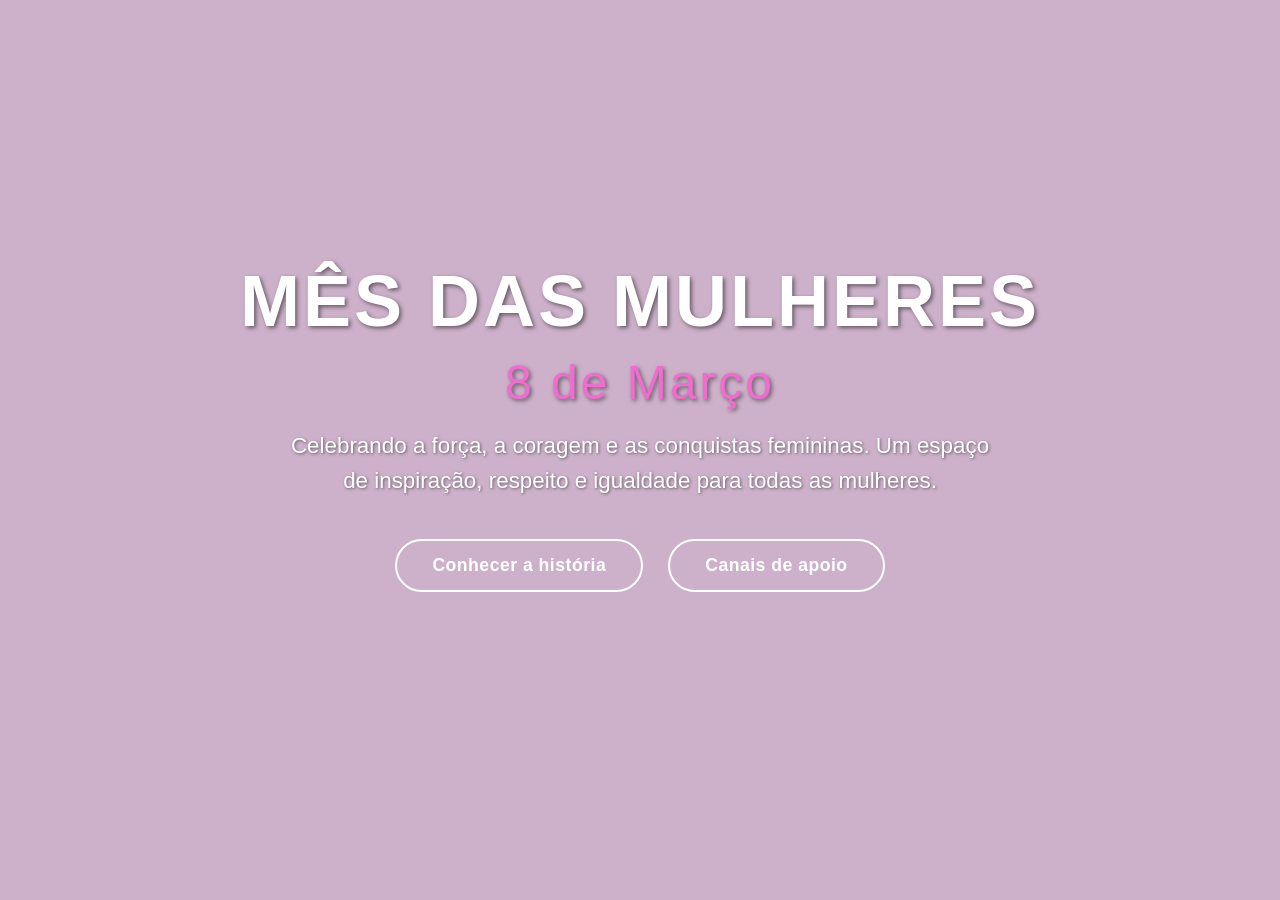
<file: Mes das mulheres - Hero/index.html>
<!DOCTYPE html>
<html lang="pt-br">
<head>
    <meta charset="UTF-8">
    <meta name="viewport" content="width=device-width, initial-scale=1.0">
    <title>Mês das Mulheres</title>
    <link rel="stylesheet" href="style.css">
</head>
<body>
    <!-- Hero Section com Carrossel -->
    <section class="hero">
        <!-- Carrossel de Fundo -->
        <div class="carousel">
            <div class="carousel-slide slide-1"></div>
            <div class="carousel-slide slide-2"></div>
            <div class="carousel-slide slide-3"></div>
            <div class="carousel-slide slide-4"></div>
            <div class="carousel-slide slide-5"></div>
        </div>

        <!-- Conteúdo Centralizado -->
        <div class="hero-content">
            <h1>MÊS DAS MULHERES <span class="highlight">8 de Março</span></h1>
            <p>Celebrando a força, a coragem e as conquistas femininas. Um espaço de inspiração, respeito e igualdade para todas as mulheres.</p>
            
            <!-- Botões de Ação -->
            <div class="hero-buttons">
                <a href="#" class="btn btn-secondary">Conhecer a história</a>
                <a href="#" class="btn btn-secondary">Canais de apoio</a>
            </div>
        </div>
    </section>
</body>
</html>
</file>
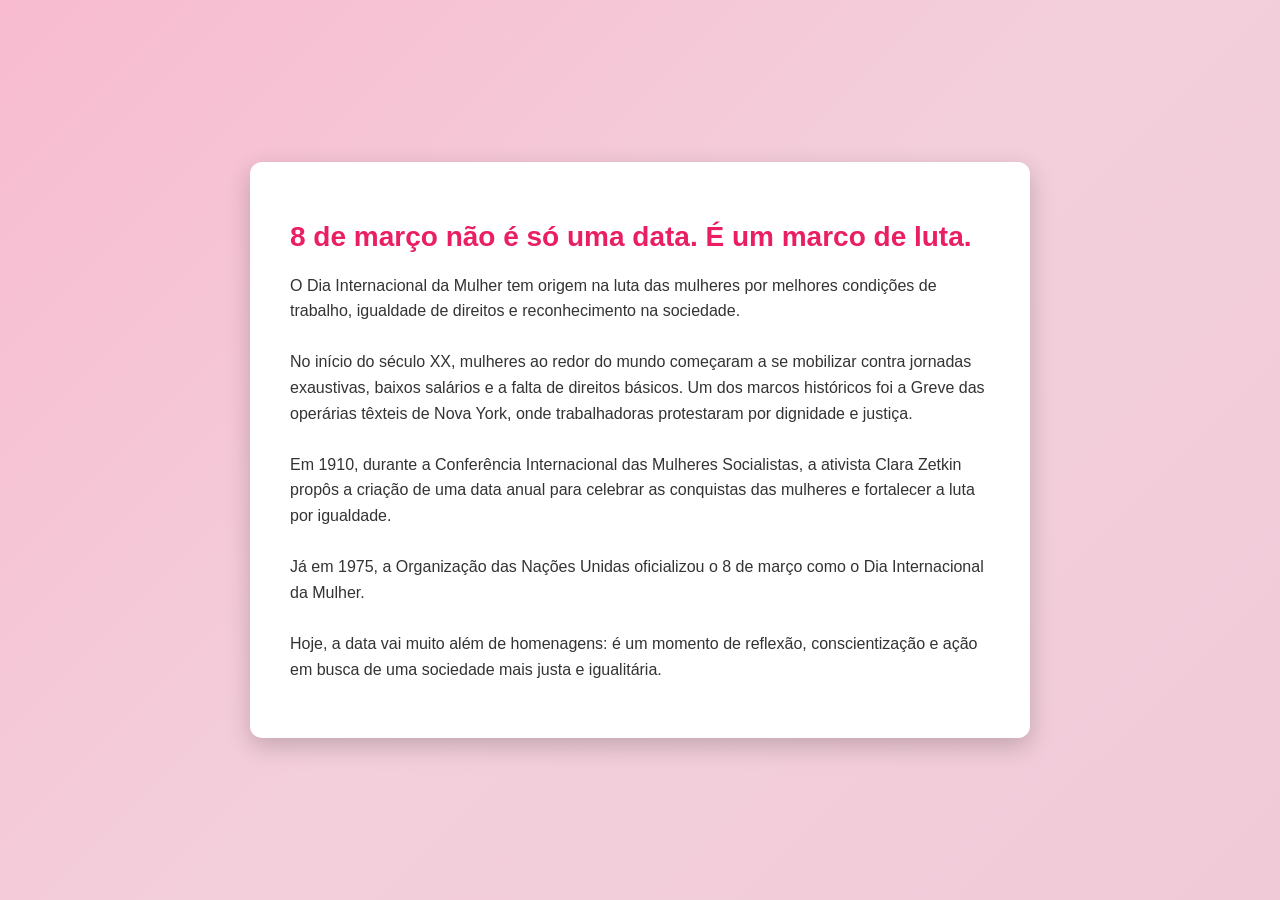
<file: Trabalho do dia da mulher - Sobre dia/Index.html>
<!DOCTYPE html>
<html lang="pt-BR">

<head>
    <meta charset="UTF-8">
    <title>8 de Março</title>

    <style>
        body {
            margin: 0;
            font-family: Arial, sans-serif;
            background: linear-gradient(135deg, #F8BBD0, #f3cfdb, #f1cad8);
            height: 100vh;
            display: flex;
            align-items: center;
            justify-content: center;
        }

        .caixa {
            background: white;
            max-width: 700px;
            padding: 40px;
            border-radius: 12px;
            box-shadow: 0 8px 25px rgba(0, 0, 0, 0.2);
            transition: transform 0.2s ease, box-shadow 0.2s ease;
        }

        h1 {
            color: #E91E63; /* corrigido pra rosa mais forte */
            font-size: 28px;
            margin-bottom: 20px;
        }

        p {
            color: #333;
            line-height: 1.6;
            font-size: 16px;
        }
    </style>
</head>

<body>

    <div class="caixa" id="caixa">
        <h1>8 de março não é só uma data. É um marco de luta.</h1>

        <p>
            O Dia Internacional da Mulher tem origem na luta das mulheres por melhores condições de trabalho, igualdade
            de direitos e reconhecimento na sociedade.
            <br><br>
            No início do século XX, mulheres ao redor do mundo começaram a se mobilizar contra jornadas exaustivas,
            baixos salários e a falta de direitos básicos. Um dos marcos históricos foi a Greve das operárias têxteis de
            Nova York, onde trabalhadoras protestaram por dignidade e justiça.
            <br><br>
            Em 1910, durante a Conferência Internacional das Mulheres Socialistas, a ativista Clara Zetkin propôs a
            criação de uma data anual para celebrar as conquistas das mulheres e fortalecer a luta por igualdade.
            <br><br>
            Já em 1975, a Organização das Nações Unidas oficializou o 8 de março como o Dia Internacional da Mulher.
            <br><br>
            Hoje, a data vai muito além de homenagens: é um momento de reflexão, conscientização e ação em busca de uma
            sociedade mais justa e igualitária.
        </p>
    </div>

    <script>
        const caixa = document.getElementById("caixa");

        caixa.addEventListener("mousemove", (e) => {
            const rect = caixa.getBoundingClientRect();
            const x = e.clientX - rect.left;
            const y = e.clientY - rect.top;

            const centerX = rect.width / 2;
            const centerY = rect.height / 2;

            const rotateX = (y - centerY) / 20;
            const rotateY = (centerX - x) / 20;

            caixa.style.transform = `rotateX(${rotateX}deg) rotateY(${rotateY}deg) scale(1.03)`;
            caixa.style.boxShadow = "0 20px 40px rgba(0,0,0,0.3)";
        });

        caixa.addEventListener("mouseleave", () => {
            caixa.style.transform = "rotateX(0) rotateY(0) scale(1)";
            caixa.style.boxShadow = "0 8px 25px rgba(0,0,0,0.2)";
        });
    </script>

</body>

</html>
</file>
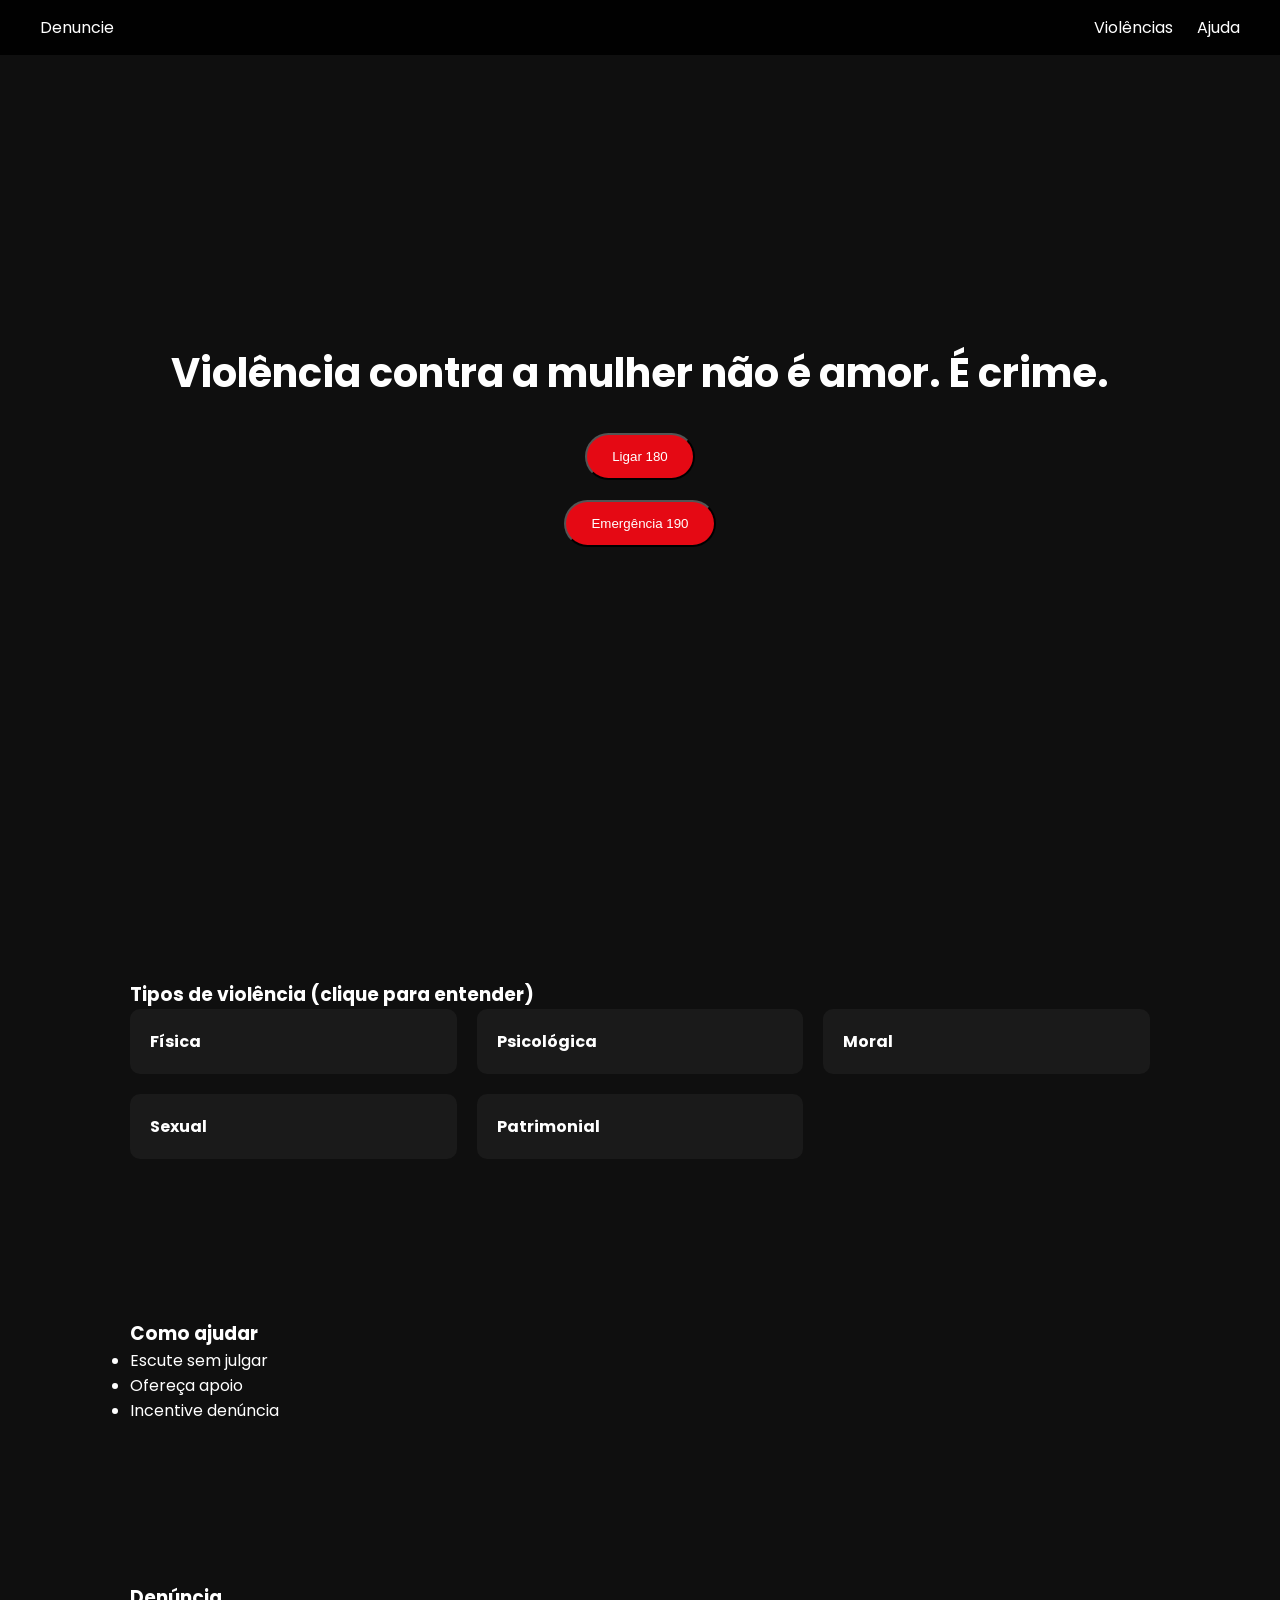
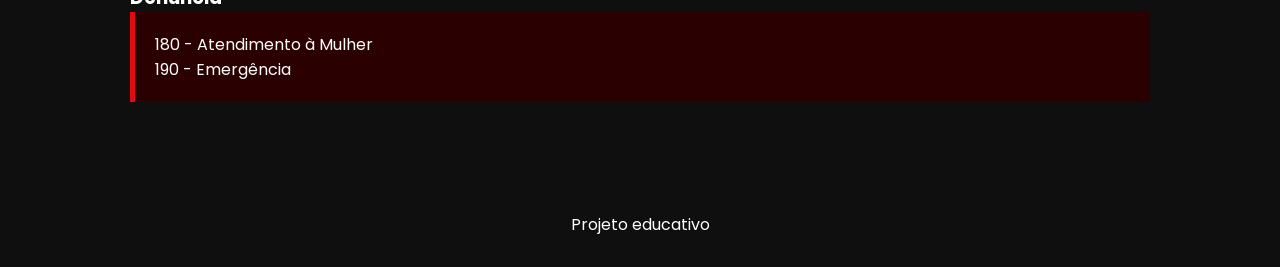
<file: violência 1 - denuncia/index.html>
<!DOCTYPE html>
<html lang="pt-BR">

<head>
    <meta charset="UTF-8">
    <meta name="viewport" content="width=device-width, initial-scale=1.0">
    <title>Combate à Violência Contra a Mulher</title>

    <link href="https://fonts.googleapis.com/css2?family=Poppins:wght@300;400;600;700&display=swap" rel="stylesheet">
    <link rel="stylesheet" href="CSS/style.css">
</head>

<body>

    <nav>
        <div>Denuncie</div>
        <div>
            <a href="#problema">Violências</a>
            <a href="#ajuda">Ajuda</a>
        </div>
    </nav>

    <header>
        <h2>Violência contra a mulher não é amor. É crime.</h2>
        <button class="btn btn-primary" onclick="ligar180()">Ligar 180</button>
        <button class="btn btn-primary" onclick="ligar190()">Emergência 190</button>
    </header>

    <section id="problema">
        <h3>Tipos de violência (clique para entender)</h3>
        <div class="grid">

            <div class="card" onclick="toggleDescricao(this)">
                <strong>Física</strong>
                <div class="descricao">Agressões como tapas, socos, empurrões ou qualquer ação que machuque o corpo.
                </div>
            </div>

            <div class="card" onclick="toggleDescricao(this)">
                <strong>Psicológica</strong>
                <div class="descricao">Humilhações, ameaças, manipulação emocional e controle mental.</div>
            </div>

            <div class="card" onclick="toggleDescricao(this)">
                <strong>Moral</strong>
                <div class="descricao">Ofensas, xingamentos, difamação e exposição da vítima.</div>
            </div>

            <div class="card" onclick="toggleDescricao(this)">
                <strong>Sexual</strong>
                <div class="descricao">Qualquer ato sem consentimento, mesmo dentro de relacionamento.</div>
            </div>

            <div class="card" onclick="toggleDescricao(this)">
                <strong>Patrimonial</strong>
                <div class="descricao">Controle de dinheiro, destruição de bens ou impedir independência financeira.
                </div>
            </div>

        </div>
    </section>

    <section id="ajuda">
        <h3>Como ajudar</h3>
        <ul>
            <li>Escute sem julgar</li>
            <li>Ofereça apoio</li>
            <li>Incentive denúncia</li>
        </ul>
    </section>

    <section>
        <h3>Denúncia</h3>
        <div class="alert">
            <p>180 - Atendimento à Mulher</p>
            <p>190 - Emergência</p>
        </div>
    </section>

    <footer>
        <p>Projeto educativo</p>
    </footer>
<script src="js/script.js"></script>

</body>

</html>
</file>
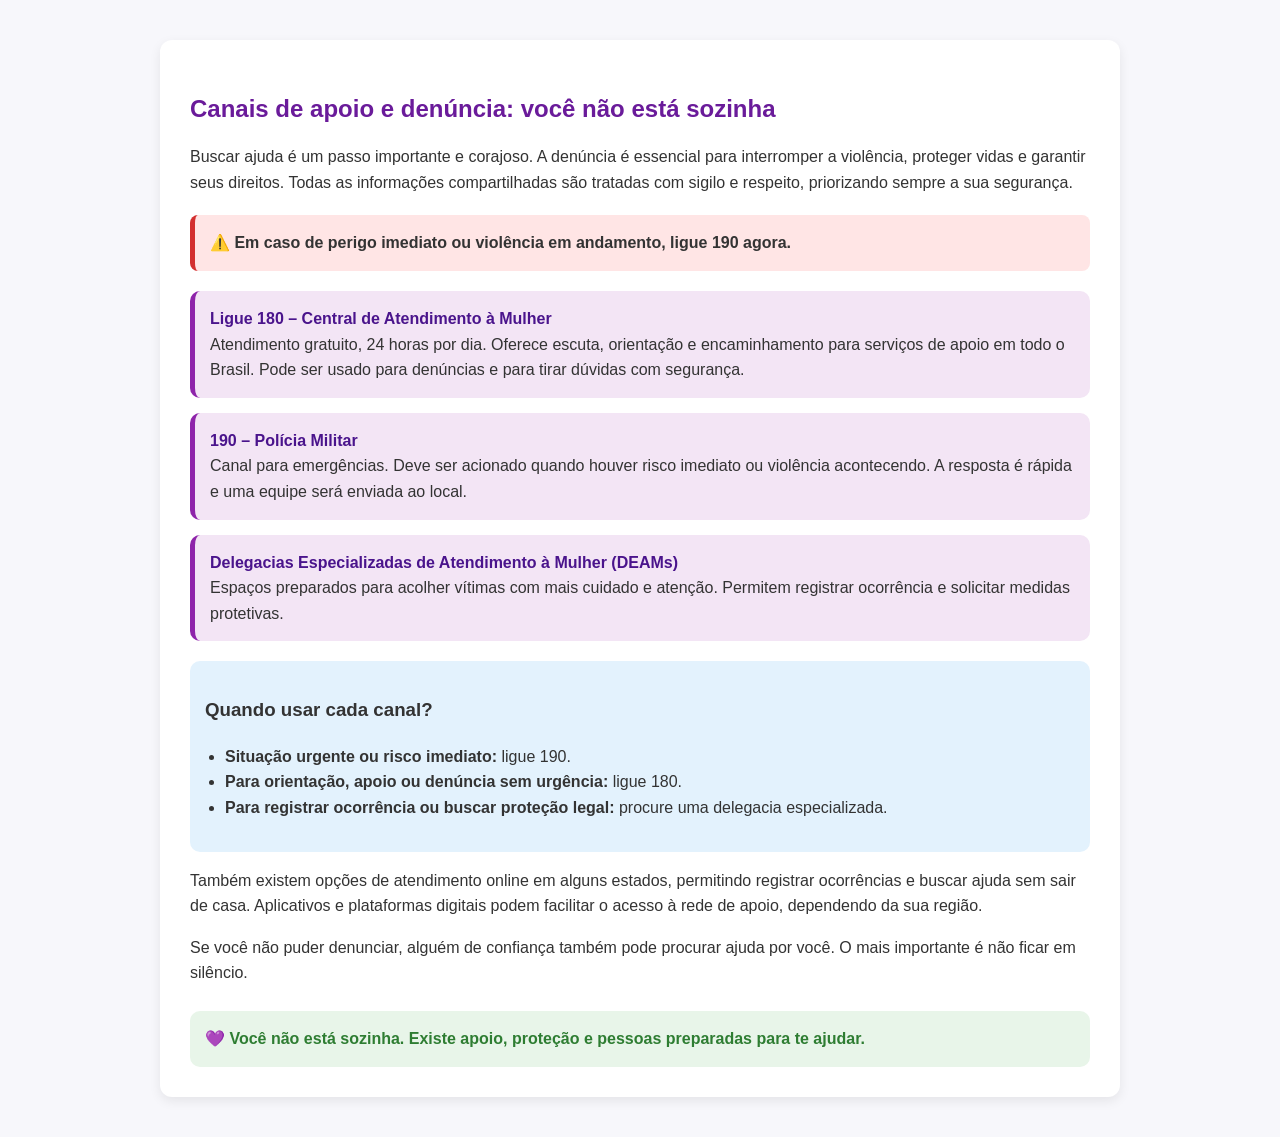
<file: joao.html>
<!DOCTYPE html>
<html lang="pt-BR">

<head>
    <meta charset="UTF-8">
    <title>Apoio e Denúncia</title>
    <style>
        body {
            font-family: Arial, sans-serif;
            background-color: #f7f7fb;
            margin: 0;
            padding: 0;
            line-height: 1.6;
            color: #333;
        }

        .section-apoio {
            max-width: 900px;
            margin: 40px auto;
            padding: 30px;
            background: #ffffff;
            border-radius: 12px;
            box-shadow: 0 4px 12px rgba(0, 0, 0, 0.08);
        }

        .section-apoio h2 {
            color: #6a1b9a;
            margin-bottom: 15px;
        }

        .section-apoio p {
            margin-bottom: 15px;
        }

        .alerta {
            background-color: #ffe5e5;
            border-left: 5px solid #d32f2f;
            padding: 15px;
            border-radius: 8px;
            margin: 20px 0;
            font-weight: bold;
        }

        .canais {
            display: grid;
            grid-template-columns: 1fr;
            gap: 15px;
            margin: 20px 0;
        }

        .canal {
            background-color: #f3e5f5;
            padding: 15px;
            border-radius: 10px;
            border-left: 5px solid #8e24aa;
        }

        .canal strong {
            color: #4a148c;
        }

        .orientacoes {
            background-color: #e3f2fd;
            padding: 15px;
            border-radius: 10px;
            margin-top: 20px;
        }

        .orientacoes ul {
            padding-left: 20px;
        }

        .apoio-final {
            margin-top: 25px;
            padding: 15px;
            background-color: #e8f5e9;
            border-radius: 10px;
            font-weight: bold;
            color: #2e7d32;
        }
    </style>
</head>

<body>

    <section class="section-apoio">
        <h2>Canais de apoio e denúncia: você não está sozinha</h2>

        <p>
            Buscar ajuda é um passo importante e corajoso. A denúncia é essencial para interromper a violência, proteger
            vidas e garantir seus direitos.
            Todas as informações compartilhadas são tratadas com sigilo e respeito, priorizando sempre a sua segurança.
        </p>

        <div class="alerta">
            ⚠️ Em caso de perigo imediato ou violência em andamento, ligue 190 agora.
        </div>

        <div class="canais">
            <div class="canal">
                <strong>Ligue 180 – Central de Atendimento à Mulher</strong><br>
                Atendimento gratuito, 24 horas por dia. Oferece escuta, orientação e encaminhamento para serviços de
                apoio em todo o Brasil.
                Pode ser usado para denúncias e para tirar dúvidas com segurança.
            </div>

            <div class="canal">
                <strong>190 – Polícia Militar</strong><br>
                Canal para emergências. Deve ser acionado quando houver risco imediato ou violência acontecendo.
                A resposta é rápida e uma equipe será enviada ao local.
            </div>

            <div class="canal">
                <strong>Delegacias Especializadas de Atendimento à Mulher (DEAMs)</strong><br>
                Espaços preparados para acolher vítimas com mais cuidado e atenção.
                Permitem registrar ocorrência e solicitar medidas protetivas.
            </div>
        </div>

        <div class="orientacoes">
            <h3>Quando usar cada canal?</h3>
            <ul>
                <li><strong>Situação urgente ou risco imediato:</strong> ligue 190.</li>
                <li><strong>Para orientação, apoio ou denúncia sem urgência:</strong> ligue 180.</li>
                <li><strong>Para registrar ocorrência ou buscar proteção legal:</strong> procure uma delegacia
                    especializada.</li>
            </ul>
        </div>

        <p>
            Também existem opções de atendimento online em alguns estados, permitindo registrar ocorrências e buscar
            ajuda sem sair de casa.
            Aplicativos e plataformas digitais podem facilitar o acesso à rede de apoio, dependendo da sua região.
        </p>

        <p>
            Se você não puder denunciar, alguém de confiança também pode procurar ajuda por você.
            O mais importante é não ficar em silêncio.
        </p>

        <div class="apoio-final">
            💜 Você não está sozinha. Existe apoio, proteção e pessoas preparadas para te ajudar.
        </div>

    </section>

</body>

</html>
</file>
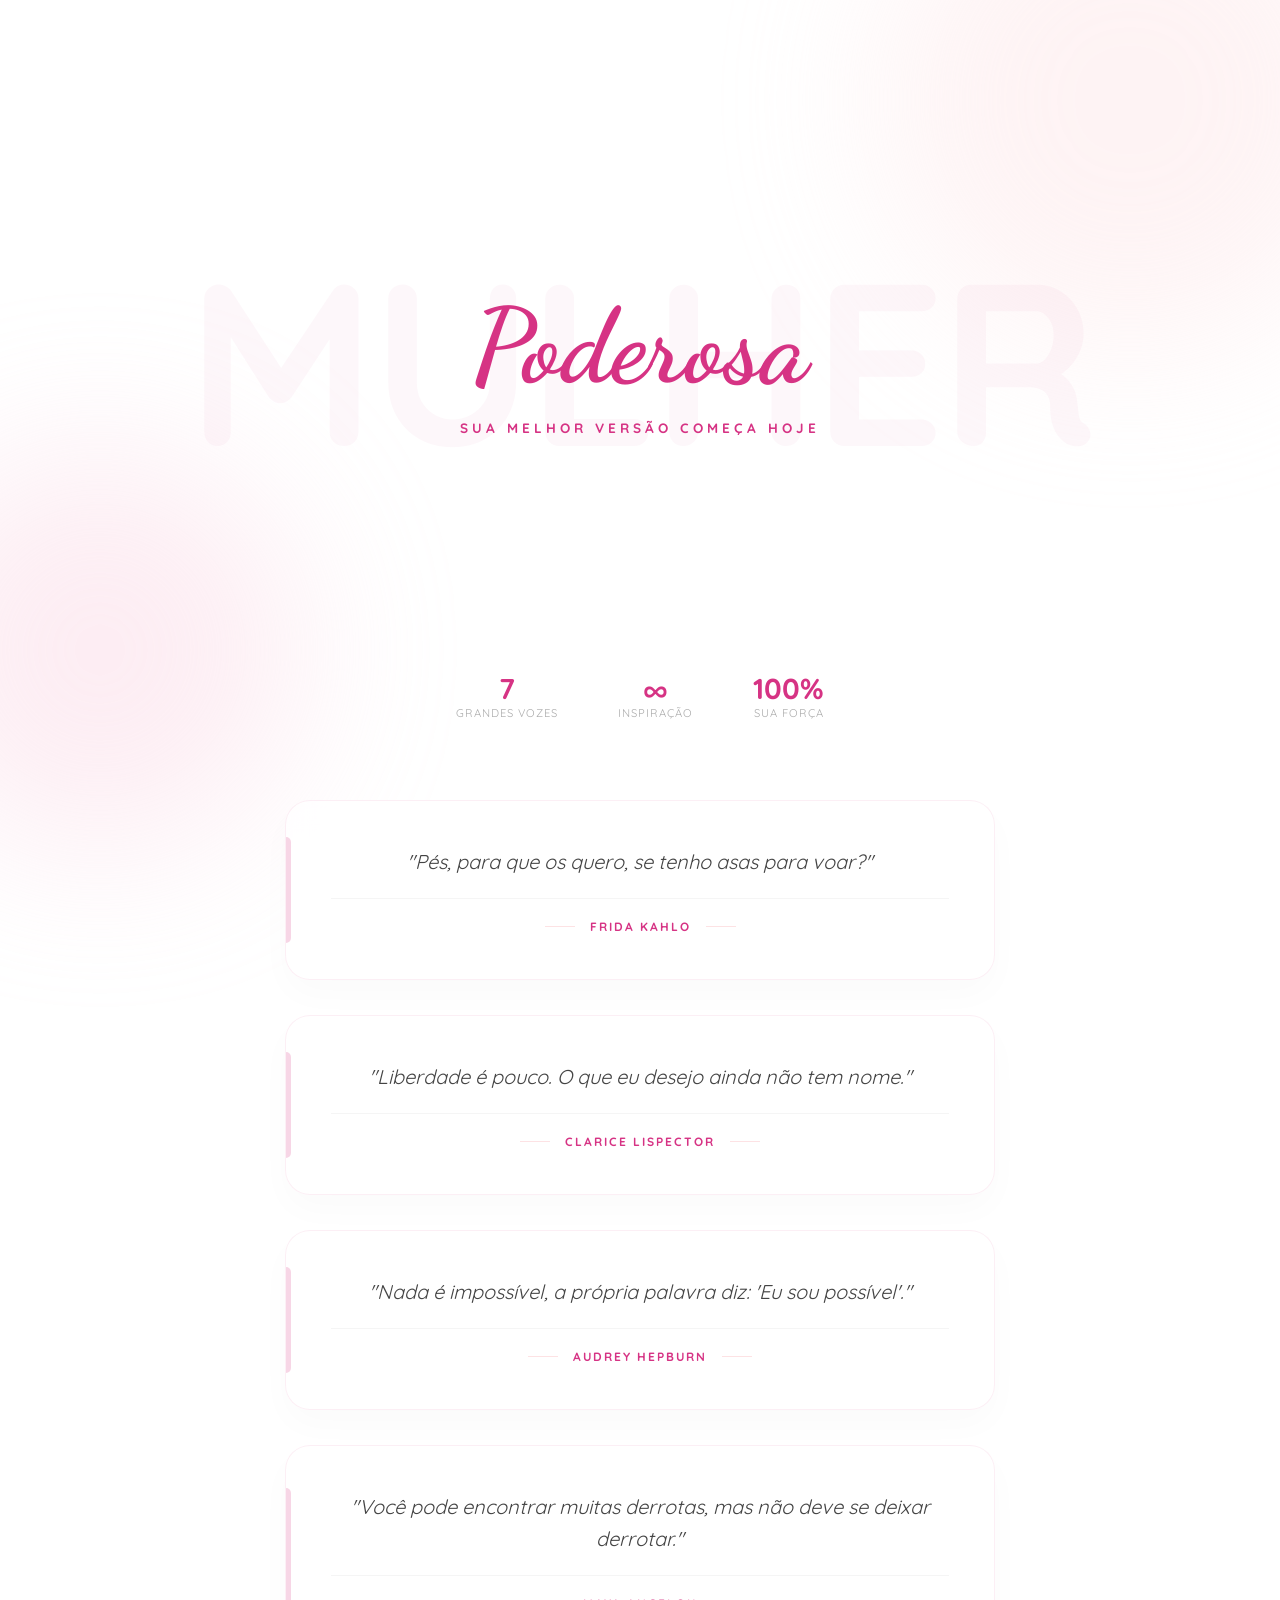
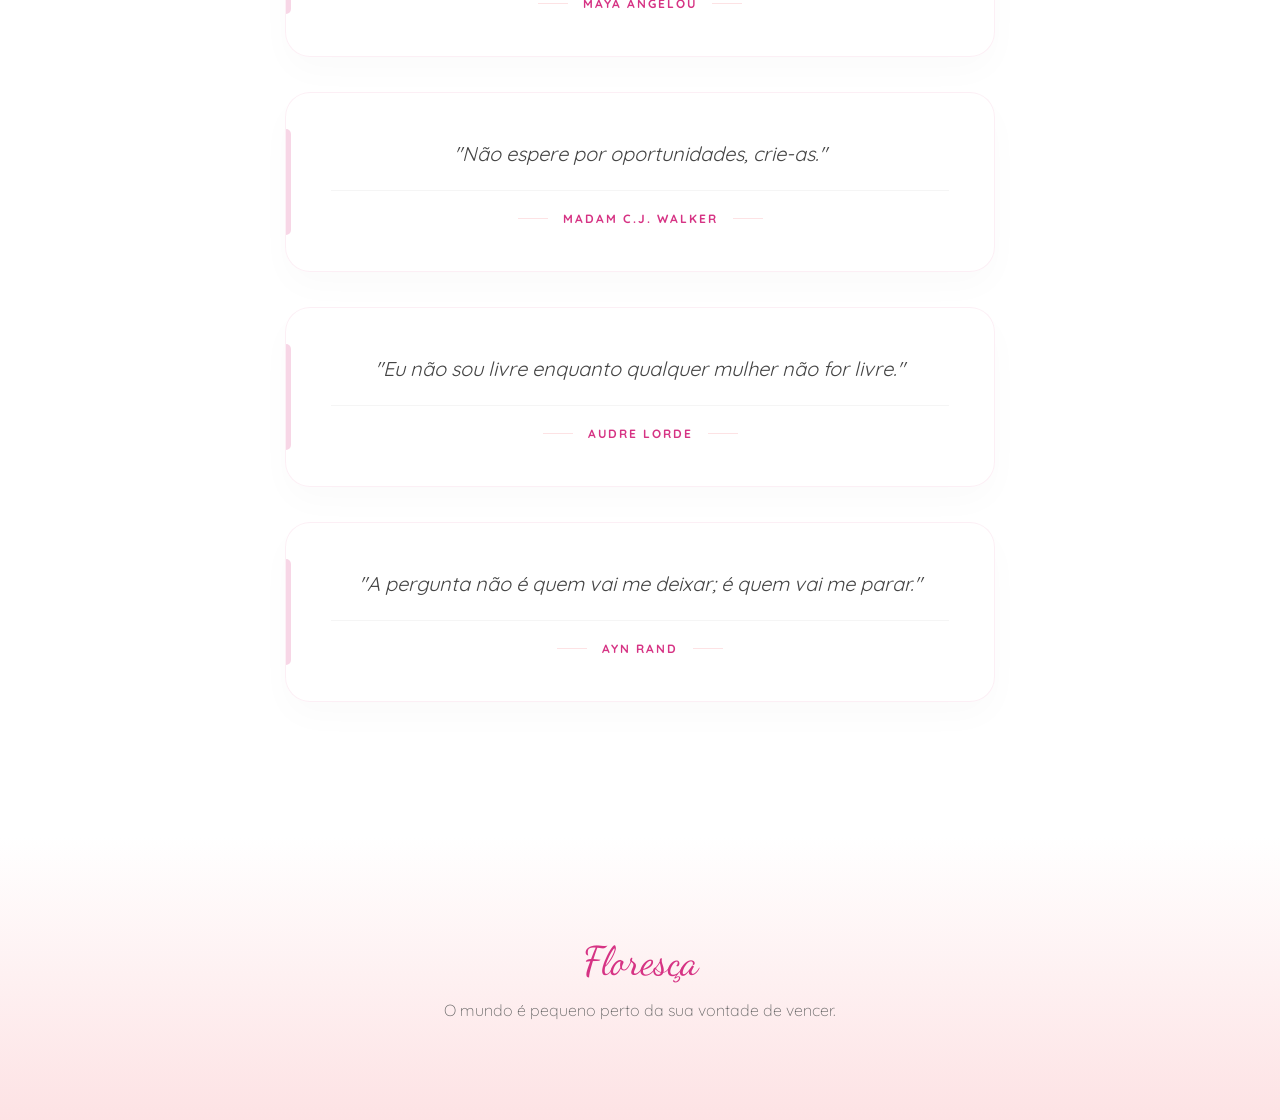
<file: landing page alterações/landing_page.html>
<!doctype html>
<html lang="pt-br">

<head>
  <meta charset="UTF-8" />
  <meta name="viewport" content="width=device-width, initial-scale=1.0" />
  <title>Florescer | Inspiração Pura</title>

  <link
    href="https://fonts.googleapis.com/css2?family=Dancing+Script:wght@600&family=Quicksand:wght@300;400;500;700&display=swap"
    rel="stylesheet" />
  <link href="https://unpkg.com/aos@2.3.1/dist/aos.css" rel="stylesheet" />

  <style>
    :root {
      --p-100: #fde2e4;
      --p-200: #fad2e1;
      --p-500: #d63384;
      --text: #333;
      --white: #ffffff;
    }

    * {
      margin: 0;
      padding: 0;
      box-sizing: border-box;
      font-family: "Quicksand", sans-serif;
    }

    body {
      background-color: #fff;
      color: var(--text);
      overflow-x: hidden;
    }

    /* Elementos de Preenchimento de Fundo */
    .bg-shape {
      position: fixed;
      z-index: -1;
      filter: blur(80px);
      border-radius: 50%;
      opacity: 0.4;
    }

    .shape-1 {
      width: 500px;
      height: 500px;
      background: var(--p-100);
      top: -150px;
      right: -100px;
    }

    .shape-2 {
      width: 400px;
      height: 400px;
      background: var(--p-200);
      bottom: 50px;
      left: -100px;
    }

    /* Hero Section */
    .hero {
      height: 80vh;
      display: flex;
      flex-direction: column;
      justify-content: center;
      align-items: center;
      text-align: center;
      position: relative;
    }

    .bg-text {
      position: absolute;
      font-size: 18vw;
      font-weight: 700;
      color: rgba(214, 51, 132, 0.04);
      z-index: -1;
      user-select: none;
      letter-spacing: -5px;
    }

    .hero h1 {
      font-family: "Dancing Script", cursive;
      color: var(--p-500);
      font-size: clamp(4rem, 12vw, 6.5rem);
      margin-bottom: 10px;
    }

    .hero p {
      letter-spacing: 4px;
      text-transform: uppercase;
      font-size: 0.85rem;
      color: var(--p-500);
      font-weight: 700;
      opacity: 0.8;
    }

    /* Stats Bar */
    .stats {
      display: flex;
      justify-content: center;
      gap: 60px;
      margin: -50px auto 80px;
      max-width: 600px;
    }

    .stat-item {
      text-align: center;
    }

    .stat-item h3 {
      font-size: 1.8rem;
      color: var(--p-500);
      font-weight: 700;
    }

    .stat-item p {
      font-size: 0.7rem;
      text-transform: uppercase;
      color: #aaa;
      letter-spacing: 1px;
    }

    /* Container de Frases */
    .container {
      max-width: 750px;
      margin: 0 auto;
      padding: 0 20px 100px;
    }

    .quote-card {
      background: rgba(255, 255, 255, 0.7);
      backdrop-filter: blur(12px);
      padding: 45px;
      margin-bottom: 35px;
      border-radius: 25px;
      border: 1px solid rgba(214, 51, 132, 0.08);
      box-shadow: 0 15px 35px rgba(0, 0, 0, 0.02);
      transition: all 0.4s cubic-bezier(0.165, 0.84, 0.44, 1);
      position: relative;
    }

    .quote-card:hover {
      transform: translateY(-8px);
      background: #fff;
      border-color: var(--p-500);
      box-shadow: 0 25px 50px rgba(214, 51, 132, 0.1);
    }

    .quote-card::before {
      content: "";
      position: absolute;
      left: 0;
      top: 20%;
      width: 5px;
      height: 60%;
      background: var(--p-500);
      border-radius: 0 10px 10px 0;
      opacity: 0.2;
      transition: 0.3s;
    }

    .quote-card:hover::before {
      height: 100%;
      top: 0;
      opacity: 1;
    }

    .quote-text {
      font-size: 1.25rem;
      font-style: italic;
      margin-bottom: 20px;
      color: #444;
      line-height: 1.6;
      text-align: center;
    }

    .author-box {
      display: flex;
      justify-content: center;
      align-items: center;
      gap: 15px;
      border-top: 1px solid #f5f5f5;
      padding-top: 20px;
    }

    .line {
      width: 30px;
      height: 1px;
      background: var(--p-100);
    }

    .author {
      font-weight: 700;
      text-transform: uppercase;
      font-size: 0.75rem;
      color: var(--p-500);
      letter-spacing: 2px;
    }

    footer {
      background: linear-gradient(to top, var(--p-100), #fff);
      padding: 100px 20px;
      text-align: center;
    }

    .footer-logo {
      font-family: "Dancing Script";
      font-size: 2.5rem;
      color: var(--p-500);
      margin-bottom: 15px;
    }

    @media (max-width: 600px) {
      .stats {
        gap: 15px;
        padding: 0 10px;
      }

      .quote-card {
        padding: 30px;
      }

      .hero h1 {
        font-size: 3.5rem;
      }
    }
  </style>
</head>

<body>
  <div class="bg-shape shape-1"></div>
  <div class="bg-shape shape-2"></div>

  <section class="hero">
    <div class="bg-text">MULHER</div>
    <h1 data-aos="zoom-in">Poderosa</h1>
    <p data-aos="fade-up" data-aos-delay="200">
      Sua melhor versão começa hoje
    </p>
  </section>

  <div class="stats" data-aos="fade-up">
    <div class="stat-item">
      <h3>7</h3>
      <p>Grandes Vozes</p>
    </div>
    <div class="stat-item">
      <h3>∞</h3>
      <p>Inspiração</p>
    </div>
    <div class="stat-item">
      <h3>100%</h3>
      <p>Sua Força</p>
    </div>
  </div>

  <main class="container">
    <div class="quote-card" data-aos="fade-up">
      <p class="quote-text">
        "Pés, para que os quero, se tenho asas para voar?"
      </p>
      <div class="author-box">
        <div class="line"></div>
        <span class="author">Frida Kahlo</span>
        <div class="line"></div>
      </div>
    </div>

    <div class="quote-card" data-aos="fade-up">
      <p class="quote-text">
        "Liberdade é pouco. O que eu desejo ainda não tem nome."
      </p>
      <div class="author-box">
        <div class="line"></div>
        <span class="author">Clarice Lispector</span>
        <div class="line"></div>
      </div>
    </div>

    <div class="quote-card" data-aos="fade-up">
      <p class="quote-text">
        "Nada é impossível, a própria palavra diz: 'Eu sou possível'."
      </p>
      <div class="author-box">
        <div class="line"></div>
        <span class="author">Audrey Hepburn</span>
        <div class="line"></div>
      </div>
    </div>

    <div class="quote-card" data-aos="fade-up">
      <p class="quote-text">
        "Você pode encontrar muitas derrotas, mas não deve se deixar
        derrotar."
      </p>
      <div class="author-box">
        <div class="line"></div>
        <span class="author">Maya Angelou</span>
        <div class="line"></div>
      </div>
    </div>

    <div class="quote-card" data-aos="fade-up">
      <p class="quote-text">"Não espere por oportunidades, crie-as."</p>
      <div class="author-box">
        <div class="line"></div>
        <span class="author">Madam C.J. Walker</span>
        <div class="line"></div>
      </div>
    </div>

    <div class="quote-card" data-aos="fade-up">
      <p class="quote-text">
        "Eu não sou livre enquanto qualquer mulher não for livre."
      </p>
      <div class="author-box">
        <div class="line"></div>
        <span class="author">Audre Lorde</span>
        <div class="line"></div>
      </div>
    </div>

    <div class="quote-card" data-aos="fade-up">
      <p class="quote-text">
        "A pergunta não é quem vai me deixar; é quem vai me parar."
      </p>
      <div class="author-box">
        <div class="line"></div>
        <span class="author">Ayn Rand</span>
        <div class="line"></div>
      </div>
    </div>
  </main>

  <footer>
    <div class="footer-logo">Floresça</div>
    <p style="font-weight: 300; color: #666">
      O mundo é pequeno perto da sua vontade de vencer.
    </p>
  </footer>

  <script src="https://unpkg.com/aos@2.3.1/dist/aos.js"></script>
  <script>
    AOS.init({ duration: 1000, once: true });
  </script>
</body>

</html>
</file>
<file: Mes das mulheres - Hero/style.css>
* {
    margin: 0;
    padding: 0;
    box-sizing: border-box;
}

body {
    font-family: 'Segoe UI', Tahoma, Geneva, Verdana, sans-serif;
    overflow-x: hidden;
}

/* Hero Section - ocupando toda a tela */
.hero {
    height: 100vh;
    width: 100%;
    position: relative;
    display: flex;
    align-items: center;
    justify-content: center;
    text-align: center;
    color: white;
    overflow: hidden;
}

/* Overlay escuro para melhor legibilidade do texto */
.hero::before {
    content: '';
    position: absolute;
    top: 0;
    left: 0;
    width: 100%;
    height: 100%;
    background: rgba(175, 130, 171, 0.623);
    z-index: 1;
}

/* Carrossel */
.carousel {
    position: absolute;
    top: 0;
    left: 0;
    width: 100%;
    height: 100%;
    z-index: 0;
}

.carousel-slide {
    position: absolute;
    top: 0;
    left: 0;
    width: 100%;
    height: 100%;
    background-size: cover;
    background-position: center;
    opacity: 0;
    animation: slideShow 20s infinite;
}

/* IMPORTANTE: Coloque o caminho correto das suas imagens aqui */
/* As imagens devem estar na mesma pasta do seu arquivo HTML */

.slide-1 {
    background-image: url('grupo-boticario-mulheres-invisiveis.jpg');
    animation-delay: 0s;
}

.slide-2 {
    background-image: url('mulheres-na-arte.jpg');
    animation-delay: 3s;
}

.slide-3 {
    background-image: url('mulheres.png');
    animation-delay: 6s;
}

.slide-4 {
    background-image: url('Topo-dia-da-mulher-ok.jpg');
    animation-delay: 9s;
}

.slide-5 {
    background-image: url('Capa-_-1950x800-Blog-05.03-Blog-Condor-Mulheres-1024x420.webp');
    animation-delay: 12s;
}

/* Animação do carrossel - ajustada para 5 imagens */
@keyframes slideShow {
    0% { 
        opacity: 0; 
        transform: scale(1.1);
    }
    4% { 
        opacity: 1; 
        transform: scale(1);
    }
    16% { 
        opacity: 1; 
        transform: scale(1);
    }
    20% { 
        opacity: 0; 
        transform: scale(0.95);
    }
    100% { 
        opacity: 0; 
        transform: scale(1.1);
    }
}

/* Conteúdo do Hero - acima do overlay */
.hero-content {
    position: relative;
    z-index: 2;
    max-width: 900px;
    padding: 20px;
    animation: fadeInUp 1s ease;
}

/* Animação de entrada do conteúdo */
@keyframes fadeInUp {
    from {
        opacity: 0;
        transform: translateY(30px);
    }
    to {
        opacity: 1;
        transform: translateY(0);
    }
}

/* Título principal */
.hero-content h1 {
    font-size: 4.5rem;
    margin-bottom: 1rem;
    text-shadow: 2px 2px 4px rgba(0, 0, 0, 0.5);
    font-weight: 700;
    letter-spacing: 3px;
    line-height: 1.2;
}

/* Destaque para a data */
.hero-content .highlight {
    color: #f06dcf;
    font-weight: 300;
    display: block;
    font-size: 3rem;
    margin-top: 10px;
    text-shadow: 2px 2px 4px rgba(0, 0, 0, 0.5);
}

/* Texto de descrição */
.hero-content p {
    font-size: 1.4rem;
    margin-bottom: 2.5rem;
    text-shadow: 1px 1px 3px rgba(0, 0, 0, 0.5);
    max-width: 700px;
    margin-left: auto;
    margin-right: auto;
    line-height: 1.6;
    font-weight: 300;
}

/* Container dos botões */
.hero-buttons {
    display: flex;
    gap: 25px;
    justify-content: center;
    flex-wrap: wrap;
    margin-bottom: 50px;
}

/* Estilo dos botões - ajustado para btn-secondary */
.btn {
    padding: 14px 35px;
    border-radius: 50px;
    text-decoration: none;
    font-weight: 600;
    transition: all 0.3s ease;
    font-size: 1.1rem;
    border: 2px solid transparent;
    letter-spacing: 0.5px;
}

.btn-secondary {
    background: transparent;
    color: white;
    border: 2px solid white;
    backdrop-filter: blur(5px);
}

.btn-secondary:hover {
    background: white;
    color: #8e2de2;
    transform: translateY(-3px);
    box-shadow: 0 8px 25px rgba(0, 0, 0, 0.3);
}

/* Responsividade para tablets */
@media (max-width: 768px) {
    .hero-content h1 {
        font-size: 3rem;
    }

    .hero-content .highlight {
        font-size: 2.2rem;
    }

    .hero-content p {
        font-size: 1.2rem;
        padding: 0 20px;
    }

    .hero-buttons {
        gap: 15px;
        margin-bottom: 40px;
    }

    .btn {
        padding: 12px 28px;
        font-size: 1rem;
    }
}

/* Responsividade para celulares */
@media (max-width: 480px) {
    .hero-content h1 {
        font-size: 2.2rem;
        letter-spacing: 2px;
    }

    .hero-content .highlight {
        font-size: 1.8rem;
    }

    .hero-content p {
        font-size: 1rem;
        padding: 0 15px;
        margin-bottom: 2rem;
    }

    .hero-buttons {
        flex-direction: column;
        align-items: center;
        gap: 12px;
        margin-bottom: 30px;
    }

    .btn {
        width: 80%;
        padding: 12px 20px;
        text-align: center;
    }
}

/* Para telas muito grandes */
@media (min-width: 1400px) {
    .hero-content h1 {
        font-size: 5rem;
    }

    .hero-content .highlight {
        font-size: 3.5rem;
    }

    .hero-content p {
        font-size: 1.6rem;
        max-width: 800px;
    }
}

/* Suavização para pessoas que preferem movimento reduzido */
@media (prefers-reduced-motion: reduce) {
    .carousel-slide {
        animation: none;
    }
    
    .slide-1 {
        opacity: 1;
    }
    
    .slide-2, .slide-3, .slide-4, .slide-5 {
        opacity: 0;
    }
    
    .hero-content {
        animation: none;
    }
}
</file>
<file: violência 1 - denuncia/CSS/style.css>
:root {
      --vermelho: #e50914;
      --preto: #0f0f0f;
      --branco: #ffffff;
      --cinza: #1a1a1a;
    }
 
    * { margin: 0; padding: 0; box-sizing: border-box; }
 
    body {
      font-family: 'Poppins', sans-serif;
      background: var(--preto);
      color: var(--branco);
    }
 
    nav {
      position: fixed;
      width: 100%;
      background: rgba(0,0,0,0.9);
      display: flex;
      justify-content: space-between;
      padding: 15px 40px;
      z-index: 1000;
    }
 
    nav a { color: white; margin-left: 20px; text-decoration: none; }
    nav a:hover { color: var(--vermelho); }
 
    header {
      height: 100vh;
      display: flex;
      flex-direction: column;
      justify-content: center;
      align-items: center;
      text-align: center;
    }
 
    header h2 { font-size: 2.5rem; margin-bottom: 20px; }
 
    .btn {
      padding: 14px 25px;
      border-radius: 30px;
      margin: 10px;
      cursor: pointer;
    }
 
    .btn-primary { background: var(--vermelho); color: white; }
 
    section { padding: 80px 40px; max-width: 1100px; margin: auto; }
 
    .grid {
      display: grid;
      grid-template-columns: repeat(auto-fit, minmax(250px, 1fr));
      gap: 20px;
    }
 
    .card {
      background: var(--cinza);
      padding: 20px;
      border-radius: 10px;
      cursor: pointer;
      transition: 0.3s;
    }
 
    .card:hover { border: 1px solid var(--vermelho); }
 
    .descricao {
      margin-top: 10px;
      font-size: 0.9rem;
      display: none;
      opacity: 0.8;
    }
 
    .alert {
      background: #2a0000;
      padding: 20px;
      border-left: 5px solid var(--vermelho);
    }
 
    footer { text-align: center; padding: 30px; }
</file>
